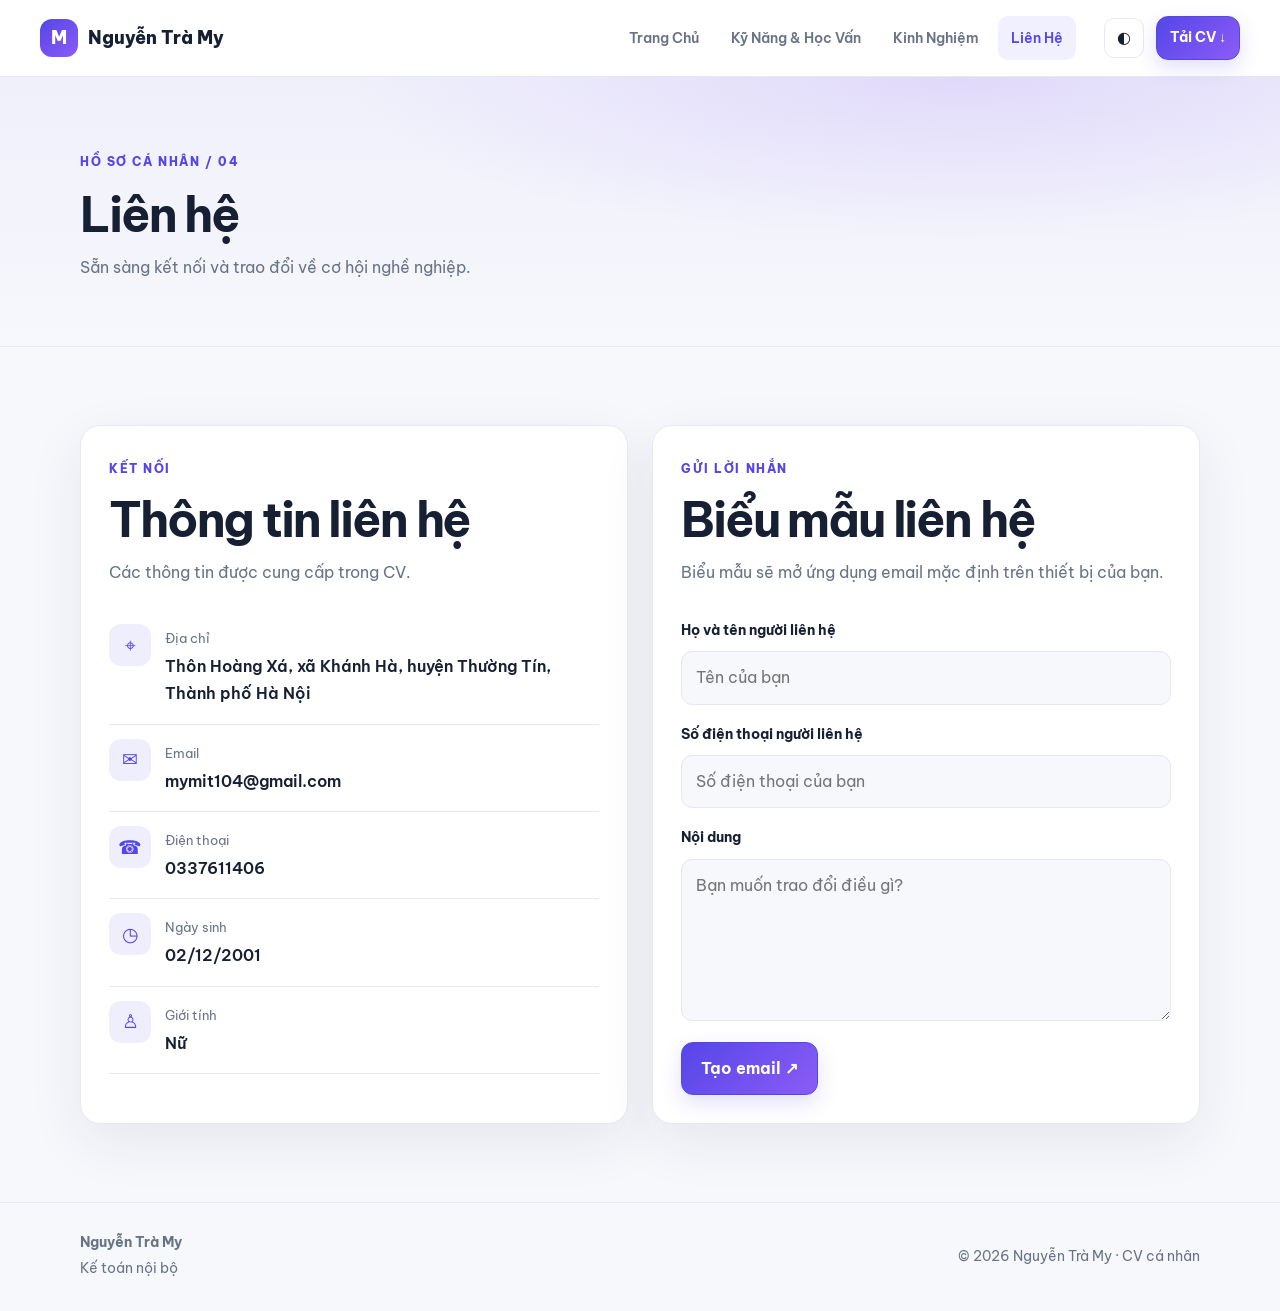
<file: pages/contact.html>
<!doctype html>
<html lang="vi">

<head>
    <meta charset="utf-8">
    <meta name="viewport" content="width=device-width, initial-scale=1">
    <meta name="theme-color" content="#5546e8">
    <title>Liên hệ | Nguyễn Trà My</title>
    <link rel="stylesheet" href="../css/style.css">
</head>

<body>
    <header class="site-header">
        <div class="nav-wrap"><a class="brand" href="../index.html"><span class="brand-icon">M</span><span>Nguyễn Trà
                    My</span></a><button class="menu-toggle" aria-label="Mở menu" aria-expanded="false">☰</button>
            <nav class="nav"><a class="nav-link " href="../index.html">Trang Chủ</a><a class="nav-link "
                    href="skills.html">Kỹ Năng & Học Vấn</a><a class="nav-link " href="experience.html">Kinh
                    Nghiệm</a><a class="nav-link active" href="contact.html">Liên Hệ</a></nav>
            <div class="nav-tools"><button id="theme-toggle" class="icon-btn" aria-label="Đổi giao diện">◐</button><a
                    class="btn btn-small" href="../assets/Nguyen-Tra-My-CV.pdf" download>Tải CV ↓</a></div>
        </div>
    </header>
    <main>
        <section class="page-hero">
            <div class="container"><span class="section-kicker">HỒ SƠ CÁ NHÂN / 04</span>
                <h1>Liên hệ</h1>
                <p>Sẵn sàng kết nối và trao đổi về cơ hội nghề nghiệp.</p>
            </div>
        </section>
        <section class="section container">
            <div class="contact-grid">
                <article class="card">
                    <div class="section-heading align-left"><span class="section-kicker">KẾT NỐI</span>
                        <h2>Thông tin liên hệ</h2>
                        <p>Các thông tin được cung cấp trong CV.</p>
                    </div>
                    <div class="contact-item"><span class="contact-icon">⌖</span>
                        <div><small>Địa chỉ</small>
                            <p>Thôn Hoàng Xá, xã Khánh Hà, huyện Thường Tín, Thành phố Hà Nội</p>
                        </div>
                    </div>
                    <div class="contact-item"><span class="contact-icon">✉</span>
                        <div><small>Email</small>
                            <p><a href="mailto:mymit104@gmail.com">mymit104@gmail.com</a></p>
                        </div>
                    </div>
                    <div class="contact-item"><span class="contact-icon">☎</span>
                        <div><small>Điện thoại</small>
                            <p><a href="tel:0337611406">0337611406</a></p>
                        </div>
                    </div>
                    <div class="contact-item"><span class="contact-icon">◷</span>
                        <div><small>Ngày sinh</small>
                            <p>02/12/2001</p>
                        </div>
                    </div>
                    <div class="contact-item"><span class="contact-icon">♙</span>
                        <div><small>Giới tính</small>
                            <p>Nữ</p>
                        </div>
                    </div>
                </article>
                <article class="card">
                    <div class="section-heading align-left"><span class="section-kicker">GỬI LỜI NHẮN</span>
                        <h2>Biểu mẫu liên hệ</h2>
                        <p>Biểu mẫu sẽ mở ứng dụng email mặc định trên thiết bị của bạn.</p>
                    </div>
                    <!-- Giữ nguyên cấu trúc form ban đầu của bạn -->
                    <form id="contact-form"><label for="name">Họ và tên người liên hệ</label><input id="name" name="name" required
                            placeholder="Tên của bạn"><label for="email">Số điện thoại người liên hệ</label><input id="email" name="email"
                            type="tel" required placeholder="Số điện thoại của bạn"><label for="message">Nội
                            dung</label><textarea id="message" name="message" rows="5" required
                            placeholder="Bạn muốn trao đổi điều gì?"></textarea><button class="btn" type="submit">Tạo
                            email ↗</button></form>
                </article>
            </div>
        </section>
    </main>
    <footer class="footer">
        <div><strong>Nguyễn Trà My</strong>
            <p>Kế toán nội bộ</p>
        </div><span>© <span id="year"></span> Nguyễn Trà My · CV cá nhân</span>
    </footer><button id="back-top" class="back-top" aria-label="Lên đầu trang">↑</button>
    
    <script src="../js/main.js"></script>

    <!-- Đoạn JavaScript xử lý tự động điền form gửi mail -->
    <script>
        document.getElementById('contact-form').addEventListener('submit', function(event) {
            // Ngăn form tải lại trang web mặc định
            event.preventDefault();

            // 1. Email nhận (Địa chỉ mail của bạn)
            const emailTo = "mymit104@gmail.com";

            // 2. Lấy thông tin người dùng nhập vào dựa trên các id: name, email, message
            const senderName = document.getElementById('name').value;
            const senderEmail = document.getElementById('email').value;
            const messageContent = document.getElementById('message').value;

            // 3. Thiết lập tiêu đề mail
            const subject = `[CV TRÀ MY] Phản hồi CV từ: ${senderName}`;

            // 4. Thiết lập nội dung text bên trong mail (Sử dụng \n để xuống dòng hợp lệ)
            const bodyText = `Họ và tên người liên hệ: ${senderName}\n` +
                             `Số điện thoại người liên hệ: ${senderEmail}\n\n` +
                             `Nội dung lời nhắn:\n${messageContent}`;

            // 5. Mã hóa chuỗi để bảo toàn font Tiếng Việt có dấu khi chuyển tiếp sang ứng dụng mail
            const encodedSubject = encodeURIComponent(subject);
            const encodedBody = encodeURIComponent(bodyText);

            // 6. Điều hướng trình duyệt kích hoạt ứng dụng email và fill thông tin
            window.location.href = `mailto:${emailTo}?subject=${encodedSubject}&body=${encodedBody}`;
        });
    </script>
</body>
</html>
</file>
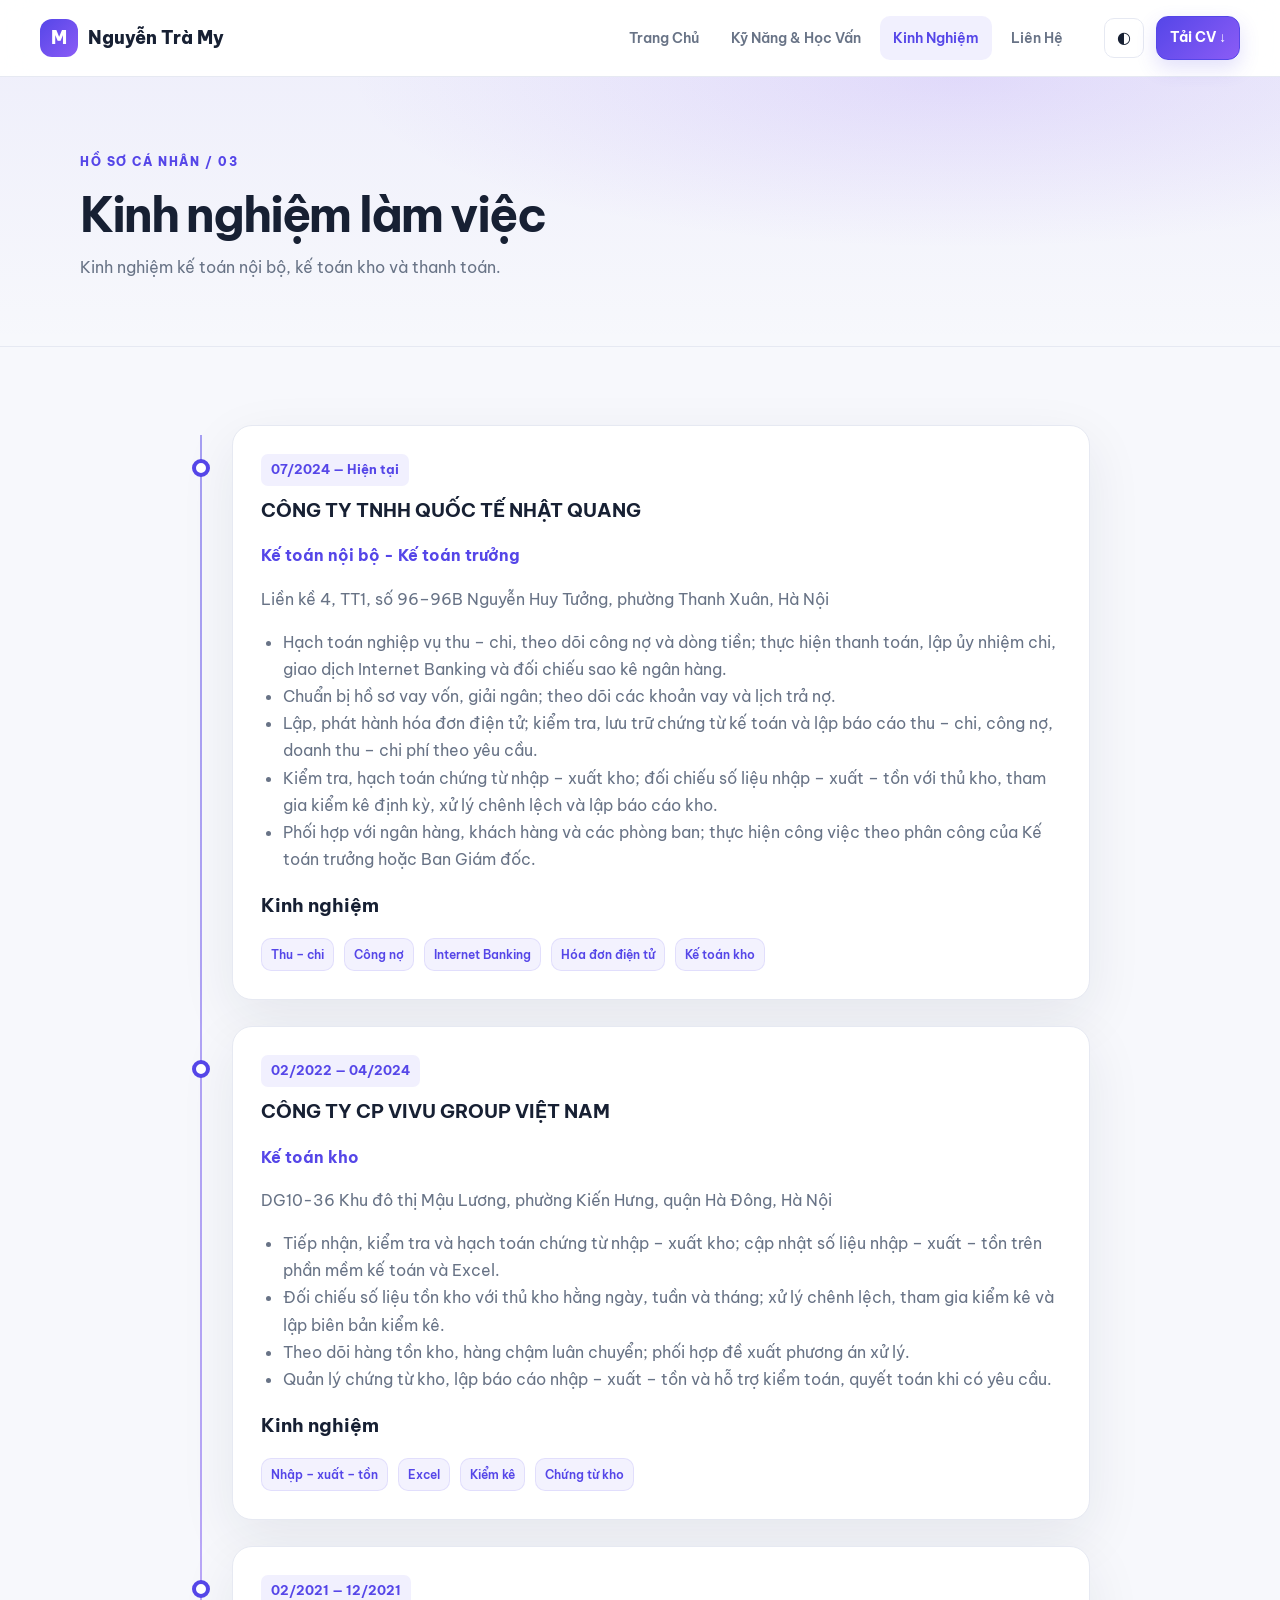
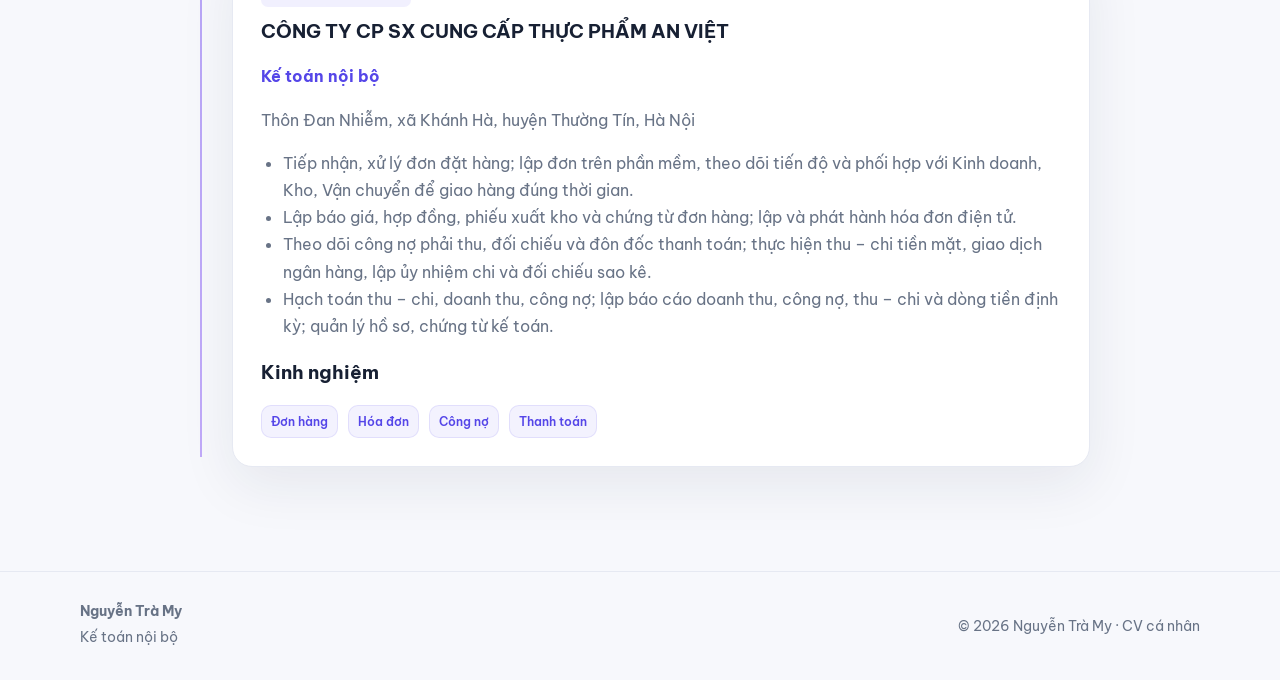
<file: pages/experience.html>
<!doctype html>
<html lang="vi">

<head>
    <meta charset="utf-8">
    <meta name="viewport" content="width=device-width, initial-scale=1">
    <meta name="theme-color" content="#5546e8">
    <title>Kinh nghiệm làm việc | Nguyễn Trà My</title>
    <link rel="stylesheet" href="../css/style.css">
</head>

<body>
    <header class="site-header">
        <div class="nav-wrap"><a class="brand" href="../index.html"><span class="brand-icon">M</span><span>Nguyễn Trà
                    My</span></a><button class="menu-toggle" aria-label="Mở menu" aria-expanded="false">☰</button>
            <nav class="nav"><a class="nav-link " href="../index.html">Trang Chủ</a><a class="nav-link "
                    href="skills.html">Kỹ Năng & Học Vấn</a><a class="nav-link active" href="experience.html">Kinh
                    Nghiệm</a><a class="nav-link " href="contact.html">Liên Hệ</a></nav>
            <div class="nav-tools"><button id="theme-toggle" class="icon-btn" aria-label="Đổi giao diện">◐</button><a
                    class="btn btn-small" href="../assets/Nguyen-Tra-My-CV.pdf" download>Tải CV ↓</a></div>
        </div>
    </header>
    <main>
        <section class="page-hero">
            <div class="container"><span class="section-kicker">HỒ SƠ CÁ NHÂN / 03</span>
                <h1>Kinh nghiệm làm việc</h1>
                <p>Kinh nghiệm kế toán nội bộ, kế toán kho và thanh toán.</p>
            </div>
        </section>
        <section class="section container">
            <div class="timeline">
                <article class="timeline-item">
                    <div class="timeline-dot"></div>
                    <div class="card"><span class="date-pill">07/2024 — Hiện tại</span>
                        <h3>CÔNG TY TNHH QUỐC TẾ NHẬT QUANG</h3>
                        <p class="role">Kế toán nội bộ - Kế toán trưởng</p>
                        <p class="muted">Liền kề 4, TT1, số 96–96B Nguyễn Huy Tưởng, phường Thanh Xuân, Hà Nội</p>
                        <ul>
                            <li>Hạch toán nghiệp vụ thu – chi, theo dõi công nợ và dòng tiền; thực hiện thanh toán, lập
                                ủy nhiệm chi, giao dịch Internet Banking và đối chiếu sao kê ngân hàng.</li>
                            <li>Chuẩn bị hồ sơ vay vốn, giải ngân; theo dõi các khoản vay và lịch trả nợ.</li>
                            <li>Lập, phát hành hóa đơn điện tử; kiểm tra, lưu trữ chứng từ kế toán và lập báo cáo thu –
                                chi, công nợ, doanh thu – chi phí theo yêu cầu.</li>
                            <li>Kiểm tra, hạch toán chứng từ nhập – xuất kho; đối chiếu số liệu nhập – xuất – tồn với
                                thủ kho, tham gia kiểm kê định kỳ, xử lý chênh lệch và lập báo cáo kho.</li>
                            <li>Phối hợp với ngân hàng, khách hàng và các phòng ban; thực hiện công việc theo phân công
                                của Kế toán trưởng hoặc Ban Giám đốc.</li>
                        </ul>
                          <h3>Kinh nghiệm</h3>
                        <div class="tag-row"><span class="tag">Thu – chi</span><span class="tag">Công nợ</span><span
                                class="tag">Internet Banking</span><span class="tag">Hóa đơn điện tử</span><span
                                class="tag">Kế toán kho</span></div>
                    </div>
                </article>
                <article class="timeline-item">
                    <div class="timeline-dot"></div>
                    <div class="card"><span class="date-pill">02/2022 — 04/2024</span>
                        <h3>CÔNG TY CP VIVU GROUP VIỆT NAM</h3>
                        <p class="role">Kế toán kho</p>
                        <p class="muted">DG10-36 Khu đô thị Mậu Lương, phường Kiến Hưng, quận Hà Đông, Hà Nội</p>
                        <ul>
                            <li>Tiếp nhận, kiểm tra và hạch toán chứng từ nhập – xuất kho; cập nhật số liệu nhập – xuất
                                – tồn trên phần mềm kế toán và Excel.</li>
                            <li>Đối chiếu số liệu tồn kho với thủ kho hằng ngày, tuần và tháng; xử lý chênh lệch, tham
                                gia kiểm kê và lập biên bản kiểm kê.</li>
                            <li>Theo dõi hàng tồn kho, hàng chậm luân chuyển; phối hợp đề xuất phương án xử lý.</li>
                            <li>Quản lý chứng từ kho, lập báo cáo nhập – xuất – tồn và hỗ trợ kiểm toán, quyết toán khi
                                có yêu cầu.</li>
                        </ul>
                         <h3>Kinh nghiệm</h3>
                        <div class="tag-row"><span class="tag">Nhập – xuất – tồn</span><span
                                class="tag">Excel</span><span class="tag">Kiểm kê</span><span class="tag">Chứng từ
                                kho</span></div>
                    </div>
                </article>
                <article class="timeline-item">
                    <div class="timeline-dot"></div>
                    <div class="card"><span class="date-pill">02/2021 — 12/2021</span>
                        <h3>CÔNG TY CP SX CUNG CẤP THỰC PHẨM AN VIỆT</h3>
                        <p class="role">Kế toán nội bộ</p>
                        <p class="muted">Thôn Đan Nhiễm, xã Khánh Hà, huyện Thường Tín, Hà Nội</p>
                        <ul>
                            <li>Tiếp nhận, xử lý đơn đặt hàng; lập đơn trên phần mềm, theo dõi tiến độ và phối hợp với
                                Kinh doanh, Kho, Vận chuyển để giao hàng đúng thời gian.</li>
                            <li>Lập báo giá, hợp đồng, phiếu xuất kho và chứng từ đơn hàng; lập và phát hành hóa đơn
                                điện tử.</li>
                            <li>Theo dõi công nợ phải thu, đối chiếu và đôn đốc thanh toán; thực hiện thu – chi tiền
                                mặt, giao dịch ngân hàng, lập ủy nhiệm chi và đối chiếu sao kê.</li>
                            <li>Hạch toán thu – chi, doanh thu, công nợ; lập báo cáo doanh thu, công nợ, thu – chi và
                                dòng tiền định kỳ; quản lý hồ sơ, chứng từ kế toán.</li>
                        </ul>
                         <h3>Kinh nghiệm</h3>
                        <div class="tag-row"><span class="tag">Đơn hàng</span><span class="tag">Hóa đơn</span><span
                                class="tag">Công nợ</span><span class="tag">Thanh toán</span></div>
                    </div>
                </article>
            </div>
        </section>
    </main>
    <footer class="footer">
        <div><strong>Nguyễn Trà My</strong>
            <p>Kế toán nội bộ</p>
        </div><span>© <span id="year"></span> Nguyễn Trà My · CV cá nhân</span>
    </footer><button id="back-top" class="back-top" aria-label="Lên đầu trang">↑</button>
    <script src="../js/main.js"></script>
</body>

</html>
</file>
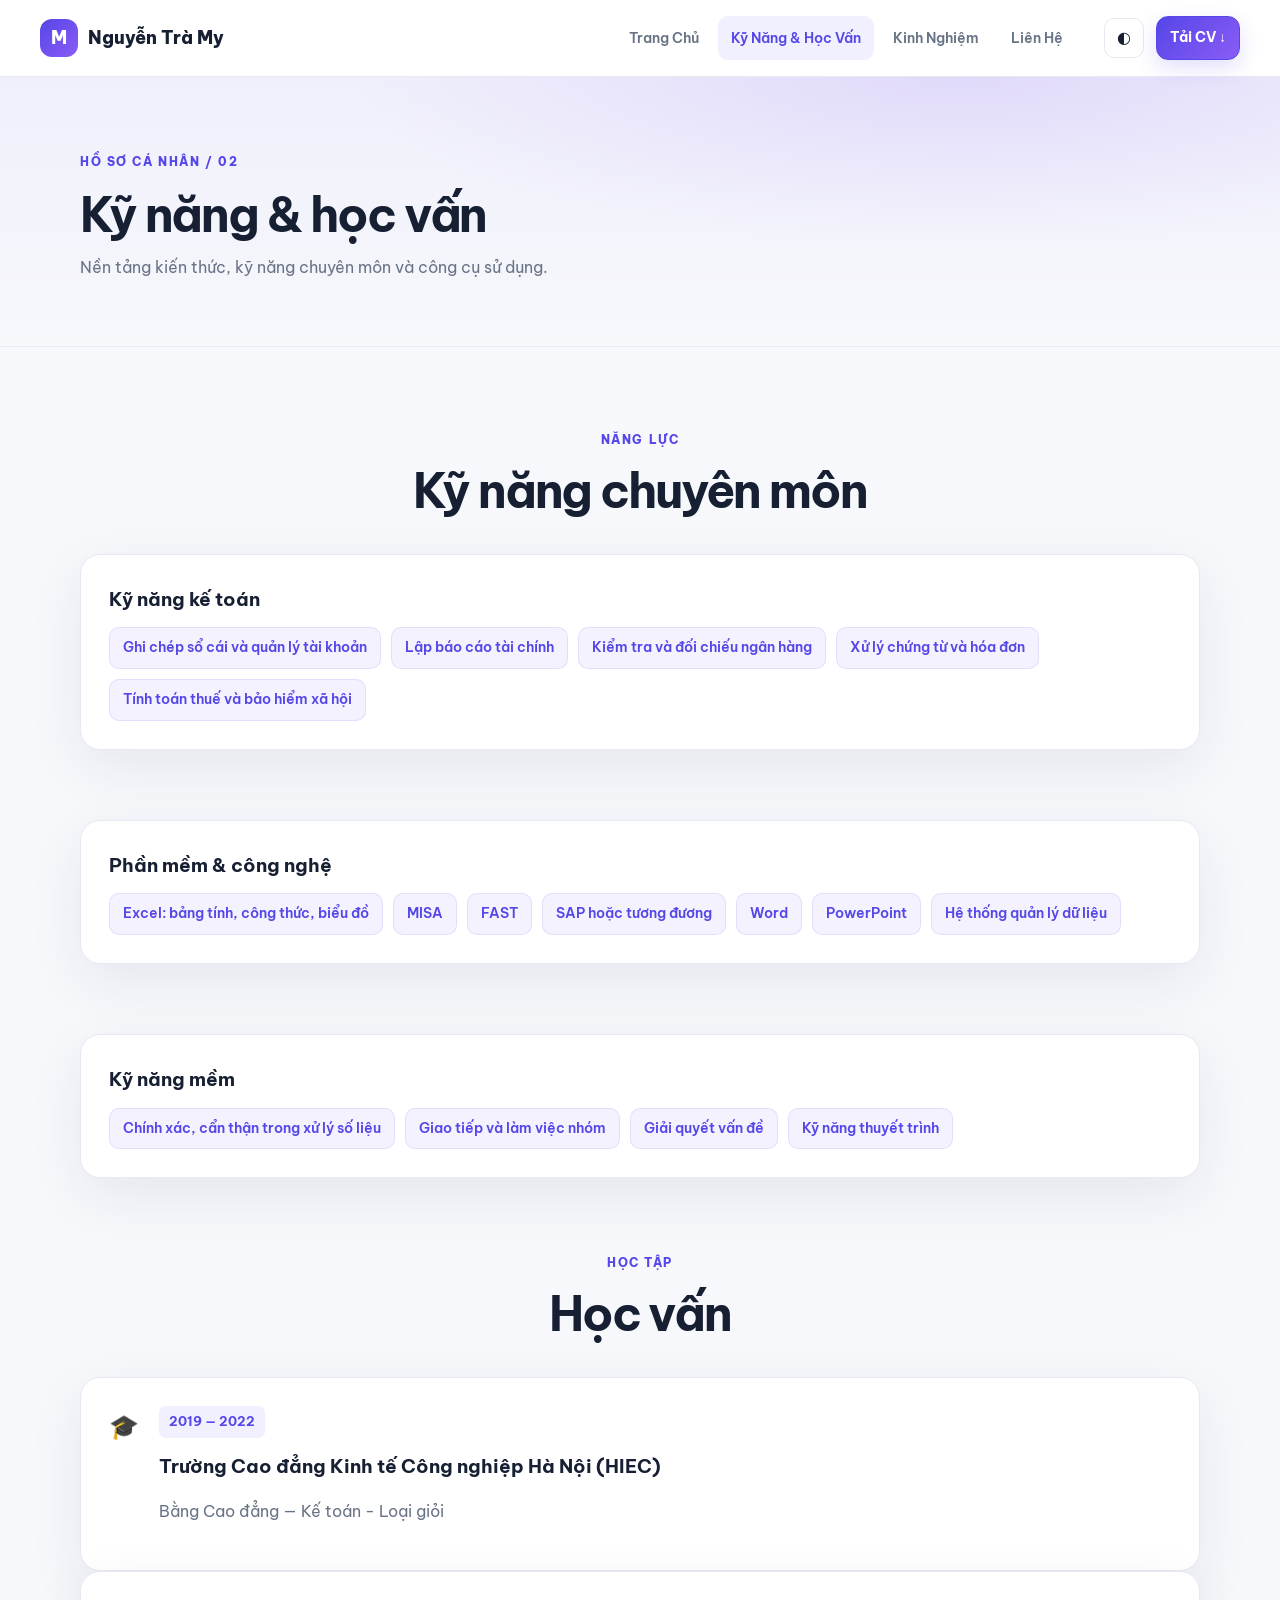
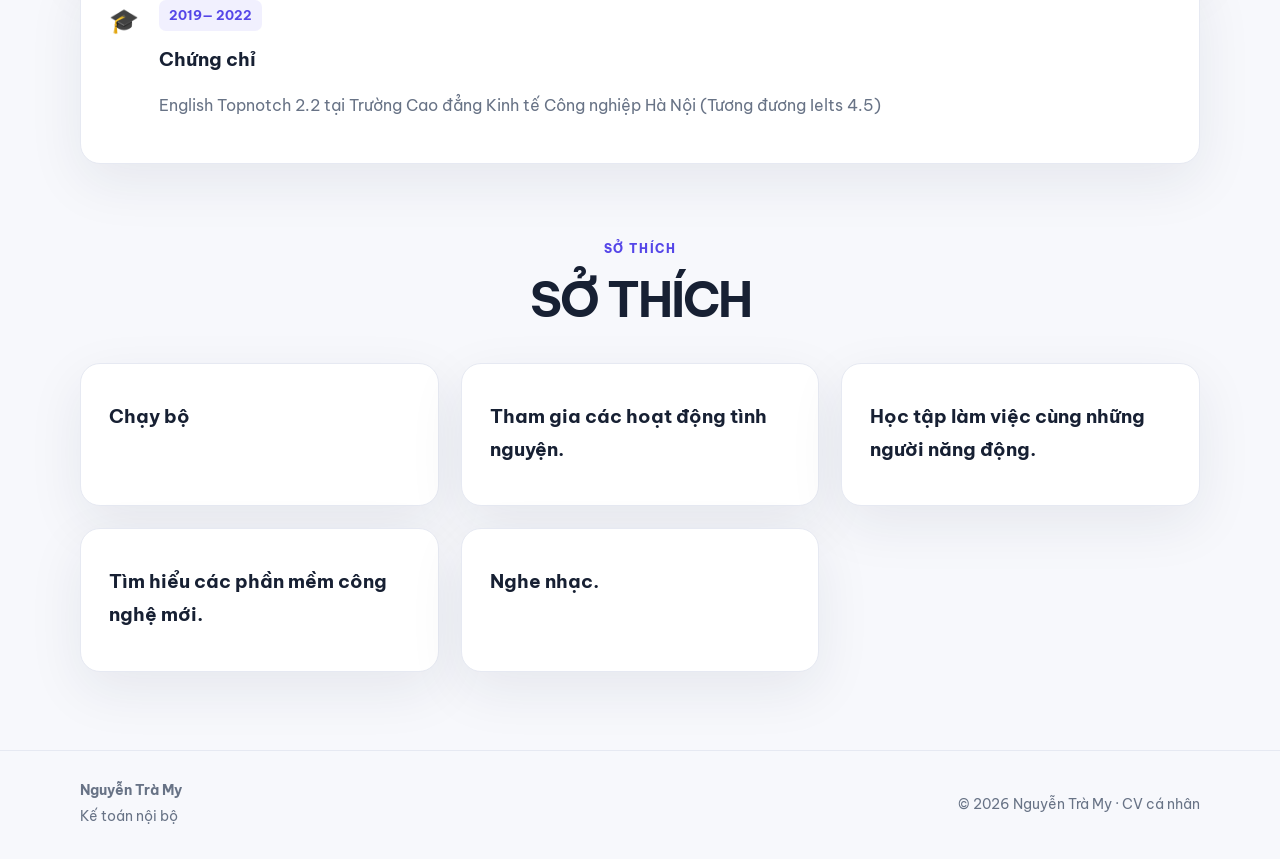
<file: pages/skills.html>
<!doctype html>
<html lang="vi">

<head>
    <meta charset="utf-8">
    <meta name="viewport" content="width=device-width, initial-scale=1">
    <meta name="theme-color" content="#5546e8">
    <title>Kỹ năng & học vấn | Nguyễn Trà My</title>
    <link rel="stylesheet" href="../css/style.css">
</head>

<body>
    <header class="site-header">
        <div class="nav-wrap"><a class="brand" href="../index.html"><span class="brand-icon">M</span><span>Nguyễn Trà
                    My</span></a><button class="menu-toggle" aria-label="Mở menu" aria-expanded="false">☰</button>
            <nav class="nav"><a class="nav-link " href="../index.html">Trang Chủ</a><a class="nav-link active"
                    href="skills.html">Kỹ Năng & Học Vấn</a><a class="nav-link " href="experience.html">Kinh
                    Nghiệm</a><a class="nav-link " href="contact.html">Liên Hệ</a></nav>
            <div class="nav-tools"><button id="theme-toggle" class="icon-btn" aria-label="Đổi giao diện">◐</button><a
                    class="btn btn-small" href="../assets/Nguyen-Tra-My-CV.pdf" download>Tải CV ↓</a></div>
        </div>
    </header>
    <main>
        <section class="page-hero">
            <div class="container"><span class="section-kicker">HỒ SƠ CÁ NHÂN / 02</span>
                <h1>Kỹ năng & học vấn</h1>
                <p>Nền tảng kiến thức, kỹ năng chuyên môn và công cụ sử dụng.</p>
            </div>
        </section>
        <section class="section container">
            <div class="section-heading"><span class="section-kicker">NĂNG LỰC</span>
                <h2>Kỹ năng chuyên môn</h2>
            </div>
            <div class="card">
                <h3 class="card-title">Kỹ năng kế toán</h3>
                <div class="skill-list"><span class="skill-chip">Ghi chép sổ cái và quản lý tài khoản</span><span
                        class="skill-chip">Lập báo cáo tài chính</span><span class="skill-chip">Kiểm tra và đối chiếu
                        ngân hàng</span><span class="skill-chip">Xử lý chứng từ và hóa đơn</span><span
                        class="skill-chip">Tính toán thuế và bảo hiểm xã hội</span></div>
            </div>
            <div class="card top-space">
                <h3 class="card-title">Phần mềm & công nghệ</h3>
                <div class="skill-list"><span class="skill-chip">Excel: bảng tính, công thức, biểu đồ</span><span
                        class="skill-chip">MISA</span><span class="skill-chip">FAST</span><span class="skill-chip">SAP
                        hoặc tương đương</span><span class="skill-chip">Word</span><span
                        class="skill-chip">PowerPoint</span><span class="skill-chip">Hệ thống quản lý dữ liệu</span>
                </div>
            </div>
            <div class="card top-space">
                <h3 class="card-title">Kỹ năng mềm</h3>
                <div class="skill-list"><span class="skill-chip">Chính xác, cẩn thận trong xử lý số liệu</span><span
                        class="skill-chip">Giao tiếp và làm việc nhóm</span><span class="skill-chip">Giải quyết vấn
                        đề</span><span class="skill-chip">Kỹ năng thuyết trình</span></div>
            </div>
            <div class="section-heading top-space"><span class="section-kicker">HỌC TẬP</span>
                <h2>Học vấn</h2>
            </div>
            <article class="card education-card">
                <div class="timeline-mark">🎓</div>
                <div><span class="date-pill">2019 — 2022</span>
                    <h3>Trường Cao đẳng Kinh tế Công nghiệp Hà Nội (HIEC)</h3>
                    <p>Bằng Cao đẳng — Kế toán - Loại giỏi</p>
                </div>
            </article>
             <article class="card education-card">
                <div class="timeline-mark">🎓</div>
                <div><span class="date-pill">2019— 2022</span>
                    <h3>Chứng chỉ</h3>
                    <p>English Topnotch 2.2 tại Trường Cao đẳng Kinh tế Công nghiệp Hà Nội (Tương đương Ielts 4.5)</p>
                </div>
            </article>
            <div class="section-heading top-space"><span class="section-kicker">SỞ THÍCH</span>
                <h2>SỞ THÍCH</h2>
            </div>
            <div class="feature-grid">
                <article class="feature-card">
                    <h3>Chạy bộ</h3>
                </article>
                 <article class="feature-card">
                    <h3>Tham gia các hoạt động tình nguyện.</h3>
                </article>
                 <article class="feature-card">
                    <h3>Học tập làm việc cùng những người năng động.</h3>
                </article>
                <article class="feature-card">
                    <h3>Tìm hiểu các phần mềm công nghệ mới.</h3>
                </article>
                  <article class="feature-card">
                    <h3>Nghe nhạc.</h3>
                </article>
            </div>
        </section>
    </main>
    <footer class="footer">
        <div><strong>Nguyễn Trà My</strong>
            <p>Kế toán nội bộ</p>
        </div><span>© <span id="year"></span> Nguyễn Trà My · CV cá nhân</span>
    </footer><button id="back-top" class="back-top" aria-label="Lên đầu trang">↑</button>
    <script src="../js/main.js"></script>
</body>

</html>
</file>
<file: css/style.css>
@import url('https://fonts.googleapis.com/css2?family=Be+Vietnam+Pro:wght@400;500;600;700;800&display=swap');

:root {
    --primary: #5546e8;
    --primary2: #8b5cf6;
    --ink: #172033;
    --muted: #687386;
    --bg: #f7f8fc;
    --card: #fff;
    --line: #e6e9f2;
    --shadow: 0 18px 55px rgba(28, 35, 70, .08)
}

* {
    box-sizing: border-box
}

html {
    scroll-behavior: smooth
}

body {
    margin: 0;
    background: var(--bg);
    color: var(--ink);
    font-family: 'Be Vietnam Pro', Inter, -apple-system, BlinkMacSystemFont, 'Segoe UI', sans-serif;
    line-height: 1.7
}

body.dark {
    --ink: #edf0ff;
    --muted: #aab2c8;
    --bg: #111827;
    --card: #1d2738;
    --line: #344054;
    --shadow: 0 18px 55px rgba(0, 0, 0, .2)
}

a {
    color: inherit;
    text-decoration: none
}

button,
input,
textarea {
    font: inherit
}

.container {
    width: min(1120px, calc(100% - 40px));
    margin-inline: auto
}

.site-header {
    position: sticky;
    top: 0;
    z-index: 20;
    background: color-mix(in srgb, var(--card) 90%, transparent);
    backdrop-filter: blur(16px);
    border-bottom: 1px solid var(--line)
}

.nav-wrap {
    width: min(1200px, calc(100% - 40px));
    min-height: 76px;
    margin: auto;
    display: flex;
    align-items: center;
    gap: 28px
}

.brand {
    display: flex;
    align-items: center;
    gap: 10px;
    font-weight: 800;
    font-size: 1.12rem;
    white-space: nowrap
}

.brand-icon {
    display: grid;
    place-items: center;
    width: 38px;
    height: 38px;
    border-radius: 12px;
    background: linear-gradient(135deg, var(--primary), var(--primary2));
    color: white
}

.nav {
    display: flex;
    align-items: center;
    justify-content: center;
    gap: 6px;
    margin-left: auto
}

.nav-link {
    padding: 10px 13px;
    border-radius: 10px;
    color: var(--muted);
    font-size: .9rem;
    font-weight: 600;
    transition: .2s
}

.nav-link:hover,
.nav-link.active {
    color: var(--primary);
    background: #5546e814
}

.nav-tools {
    display: flex;
    align-items: center;
    gap: 12px
}

.icon-btn,
.menu-toggle {
    border: 1px solid var(--line);
    background: var(--card);
    color: var(--ink);
    border-radius: 10px;
    width: 40px;
    height: 40px;
    cursor: pointer
}

.menu-toggle {
    display: none
}

.btn {
    display: inline-flex;
    align-items: center;
    justify-content: center;
    gap: 10px;
    padding: 12px 19px;
    border: 1px solid var(--primary);
    border-radius: 12px;
    background: linear-gradient(135deg, var(--primary), var(--primary2));
    color: white;
    font-weight: 700;
    box-shadow: 0 8px 20px #5546e82b;
    transition: transform .2s, box-shadow .2s;
    cursor: pointer
}

.btn:hover {
    transform: translateY(-2px);
    box-shadow: 0 12px 25px #5546e83d
}

.btn-small {
    padding: 9px 13px;
    font-size: .85rem
}

.btn-outline {
    background: transparent;
    color: var(--primary);
    box-shadow: none
}

.section {
    padding-top: 78px;
    padding-bottom: 78px
}

.hero {
    display: grid;
    grid-template-columns: .8fr 1.2fr;
    align-items: center;
    gap: 60px;
    min-height: 590px
}

.avatar-wrap {
    position: relative;
    display: grid;
    place-items: center
}

.avatar-ring {
    width: min(340px, 80vw);
    aspect-ratio: 1;
    border-radius: 50%;
    padding: 22px;
    background: linear-gradient(135deg, #5546e833, #8b5cf633);
    box-shadow: 0 25px 70px #5546e81c
}

.avatar {
    width: 100%;
    height: 100%;
    display: block;
    object-fit: cover;
    object-position: center 20%;
    border-radius: 50%;
    border: 10px solid var(--card);
    background: var(--card);
    color: white;
    font-size: 4.5rem;
    font-weight: 800;
    letter-spacing: -.08em
}

.status-dot {
    position: absolute;
    right: 16%;
    bottom: 14%;
    width: 24px;
    height: 24px;
    border: 5px solid var(--bg);
    border-radius: 50%;
    background: #22c55e
}

.eyebrow,
.section-kicker {
    color: var(--primary);
    font-size: .76rem;
    font-weight: 800;
    letter-spacing: .13em
}

.hero h1 {
    font-size: clamp(2.7rem, 5vw, 4.6rem);
    line-height: 1.13;
    letter-spacing: -.055em;
    margin: 12px 0
}

.cursor {
    color: var(--primary);
    animation: blink 1s step-end infinite
}

.hero h2 {
    font-size: clamp(1.1rem, 2vw, 1.45rem);
    font-weight: 600;
    margin: 18px 0;
    color: var(--muted)
}

.lead {
    font-size: 1.05rem;
    max-width: 580px;
    color: var(--muted)
}

.actions {
    display: flex;
    gap: 12px;
    flex-wrap: wrap;
    margin: 26px 0
}

.quick-facts {
    display: flex;
    gap: 22px;
    flex-wrap: wrap;
    color: var(--muted);
    font-size: .87rem
}

.section-soft {
    background: linear-gradient(180deg, #efefff80, transparent);
    border-block: 1px solid var(--line)
}

body.dark .section-soft {
    background: #171f30
}

.section-heading {
    text-align: center;
    margin: 0 auto 34px;
    max-width: 680px
}

.section-heading h2,
.page-hero h1 {
    font-size: clamp(2rem, 4vw, 3rem);
    letter-spacing: -.045em;
    line-height: 1.2;
    margin: 10px 0
}

.section-heading p,
.page-hero p {
    color: var(--muted);
    margin: 10px 0
}

.about-grid,
.feature-grid {
    display: grid;
    grid-template-columns: repeat(2, minmax(0, 1fr));
    gap: 22px
}

.card,
.feature-card {
    background: var(--card);
    border: 1px solid var(--line);
    border-radius: 20px;
    padding: 28px;
    box-shadow: var(--shadow)
}

.card h3,
.feature-card h3 {
    font-size: 1.2rem;
    margin: 8px 0 12px
}

.card p,
.feature-card p,
.card li {
    color: var(--muted)
}

.card-icon {
    display: grid;
    place-items: center;
    width: 46px;
    height: 46px;
    border-radius: 14px;
    background: #5546e817;
    color: var(--primary);
    font-size: 1.5rem
}

.objective-card h4 {
    margin: 16px 0 2px;
    color: var(--primary)
}

.feature-grid {
    grid-template-columns: repeat(3, minmax(0, 1fr))
}

.feature-card {
    display: block;
    transition: transform .2s, border-color .2s
}

.feature-card:hover {
    transform: translateY(-5px);
    border-color: #aaa1ff
}

.feature-card>span {
    display: grid;
    place-items: center;
    width: 44px;
    height: 44px;
    border-radius: 13px;
    background: #5546e817;
    color: var(--primary);
    font-weight: 800
}

.feature-card b {
    color: var(--primary);
    font-size: .9rem
}

.page-hero {
    padding: 70px 0 55px;
    background: radial-gradient(ellipse at 75% 0%, #8b5cf626, transparent 45%), linear-gradient(180deg, #5546e80c, transparent);
    border-bottom: 1px solid var(--line)
}

.page-hero h1 {
    margin-top: 12px
}

.skill-list,
.tag-row {
    display: flex;
    gap: 10px;
    flex-wrap: wrap
}

.skill-chip,
.tag {
    display: inline-flex;
    padding: 8px 13px;
    border-radius: 10px;
    background: #5546e812;
    color: var(--primary);
    font-size: .87rem;
    font-weight: 600;
    border: 1px solid #5546e81c
}

.card-title {
    margin-top: 0 !important
}

.muted {
    color: var(--muted) !important
}

.note {
    font-size: .85rem;
    margin-top: 24px
}

.top-space {
    margin-top: 70px
}

.education-card {
    display: flex;
    gap: 20px;
    align-items: flex-start
}

.timeline-mark {
    font-size: 1.5rem
}

.date-pill {
    display: inline-block;
    padding: 5px 10px;
    border-radius: 7px;
    background: #5546e814;
    color: var(--primary);
    font-size: .8rem;
    font-weight: 700
}

.education-card h3 {
    margin-top: 12px
}

.tag-row {
    margin-top: 16px
}

.tag {
    padding: 5px 9px;
    font-size: .78rem
}

.timeline {
    position: relative;
    max-width: 900px;
    margin: 0 auto
}

.timeline:before {
    content: '';
    position: absolute;
    left: 10px;
    top: 10px;
    bottom: 10px;
    width: 2px;
    background: linear-gradient(var(--primary), var(--primary2));
    opacity: .5
}

.timeline-item {
    position: relative;
    padding-left: 42px;
    margin-bottom: 26px
}

.timeline-dot {
    position: absolute;
    left: 2px;
    top: 34px;
    width: 18px;
    height: 18px;
    border: 4px solid var(--primary);
    background: var(--card);
    border-radius: 50%;
    z-index: 1
}

.role {
    font-weight: 700;
    color: var(--primary) !important
}

.card ul {
    padding-left: 22px
}

.contact-grid {
    display: grid;
    grid-template-columns: 1fr 1fr;
    gap: 24px
}

.align-left {
    text-align: left;
    margin-bottom: 24px
}

.contact-item {
    display: flex;
    align-items: flex-start;
    gap: 14px;
    padding: 14px 0;
    border-bottom: 1px solid var(--line)
}

.contact-icon {
    display: grid;
    place-items: center;
    flex-shrink: 0;
    width: 42px;
    height: 42px;
    border-radius: 12px;
    background: #5546e817;
    color: var(--primary);
    font-size: 1.2rem
}

.contact-item small {
    color: var(--muted)
}

.contact-item p {
    margin: 2px 0;
    font-weight: 600;
    color: var(--ink)
}

form {
    display: flex;
    flex-direction: column;
    gap: 9px
}

label {
    font-size: .9rem;
    font-weight: 700;
    margin-top: 8px
}

input,
textarea {
    width: 100%;
    padding: 12px 14px;
    border: 1px solid var(--line);
    border-radius: 11px;
    background: var(--bg);
    color: var(--ink);
    outline: none
}

input:focus,
textarea:focus {
    border-color: var(--primary);
    box-shadow: 0 0 0 3px #5546e81c
}

form .btn {
    align-self: flex-start;
    margin-top: 12px
}

.form-note {
    font-size: .82rem
}

.footer {
    display: flex;
    justify-content: space-between;
    align-items: center;
    gap: 20px;
    padding: 28px max(20px, calc((100% - 1120px)/2));
    border-top: 1px solid var(--line);
    color: var(--muted);
    font-size: .85rem
}

.footer p {
    margin: 3px 0
}

.back-top {
    position: fixed;
    right: 22px;
    bottom: 22px;
    width: 44px;
    height: 44px;
    border: 0;
    border-radius: 13px;
    background: var(--primary);
    color: white;
    font-size: 1.3rem;
    box-shadow: var(--shadow);
    cursor: pointer;
    opacity: 0;
    pointer-events: none;
    transform: translateY(8px);
    transition: .2s
}

.back-top.show {
    opacity: 1;
    pointer-events: auto;
    transform: none
}

code {
    font-size: .85em;
    background: var(--bg);
    padding: 2px 5px;
    border-radius: 5px
}

@keyframes blink {
    50% {
        opacity: 0
    }
}

@media(max-width:950px) {
    .nav-wrap {
        gap: 12px
    }

    .nav {
        gap: 0
    }

    .nav-link {
        padding: 9px;
        font-size: .82rem
    }

    .nav-tools .btn {
        display: none
    }

    .hero {
        gap: 30px
    }

    .avatar-ring {
        width: 280px
    }
}

@media(max-width:760px) {
    .nav-wrap {
        min-height: 68px;
        flex-wrap: wrap
    }

    .menu-toggle {
        display: block;
        margin-left: auto
    }

    .nav {
        display: none;
        order: 5;
        flex-basis: 100%;
        align-items: stretch;
        flex-direction: column;
        padding: 0 0 14px
    }

    .nav.open {
        display: flex
    }

    .nav-link {
        padding: 11px 12px
    }

    .nav-tools {
        margin-left: 0
    }

    .hero {
        grid-template-columns: 1fr;
        text-align: center;
        padding-top: 50px;
        gap: 26px;
        min-height: auto
    }

    .avatar-ring {
        width: 220px
    }

    .avatar {
        font-size: 3.4rem
    }

    .hero-copy .lead {
        margin-inline: auto
    }

    .actions,
    .quick-facts {
        justify-content: center
    }

    .section {
        padding-top: 55px;
        padding-bottom: 55px
    }

    .about-grid,
    .feature-grid,
    .contact-grid {
        grid-template-columns: 1fr
    }

    .card,
    .feature-card {
        padding: 22px
    }

    .page-hero {
        padding: 48px 0 38px
    }

    .education-card {
        gap: 12px
    }

    .footer {
        flex-direction: column;
        text-align: center
    }

    .timeline-item {
        padding-left: 32px
    }

    .timeline:before {
        left: 8px
    }

    .timeline-dot {
        left: 0
    }
}


/* Mobile navbar: giữ logo bên trái, menu + giao diện bên phải giống bản web */
@media (max-width: 760px) {
    .nav-wrap {
        width: calc(100% - 32px);
        min-height: 68px;
        flex-wrap: wrap;
        gap: 10px;
    }

    .brand {
        flex: 1 1 auto;
        min-width: 0;
        margin-right: auto;
        font-size: 1rem;
        gap: 9px;
    }

    .brand-icon {
        width: 38px;
        height: 38px;
        flex-shrink: 0;
    }

    .menu-toggle {
        display: block;
        order: 2;
        flex: 0 0 40px;
        margin-left: 0;
    }

    .nav-tools {
        order: 3;
        flex: 0 0 auto;
        margin-left: 0;
        gap: 8px;
    }

    .nav-tools .btn {
        display: none;
    }

    .nav {
        display: none;
        order: 4;
        flex: 0 0 100%;
        width: 100%;
        align-items: stretch;
        flex-direction: column;
        margin-left: 0;
        padding: 0 0 12px;
    }

    .nav.open {
        display: flex;
    }

    .nav-link {
        padding: 11px 12px;
    }
}

@media(prefers-reduced-motion:reduce) {

    *,
    *::before,
    *::after {
        scroll-behavior: auto !important;
        animation: none !important;
        transition: none !important
    }
}
/* Mobile: show the complete website navigation without requiring the menu button */
@media (max-width: 760px) {
    .site-header {
        width: 100%;
    }

    .nav-wrap {
        width: 100%;
        box-sizing: border-box;
        padding: 10px 14px;
        display: flex;
        flex-wrap: wrap;
        align-items: center;
        column-gap: 8px;
        row-gap: 10px;
    }

    .brand {
        order: 1;
        flex: 1 1 auto;
        min-width: 0;
        margin: 0;
    }

    .menu-toggle {
        display: none !important;
    }

    .nav-tools {
        order: 2;
        flex: 0 0 auto;
        margin: 0;
        gap: 7px;
    }

    .nav-tools .btn {
        display: inline-flex !important;
        padding: 9px 10px;
        font-size: 0.78rem;
        white-space: nowrap;
    }

    .nav {
        order: 3;
        display: flex !important;
        flex: 0 0 100%;
        width: 100%;
        min-width: 0;
        margin: 0;
        padding: 0 0 2px;
        flex-direction: row;
        flex-wrap: wrap;
        align-items: center;
        justify-content: flex-start;
        gap: 4px;
        overflow: visible;
    }

    .nav-link {
        display: inline-flex;
        align-items: center;
        padding: 8px 9px;
        font-size: 0.78rem;
        line-height: 1.25;
        white-space: nowrap;
    }
}
</file>
